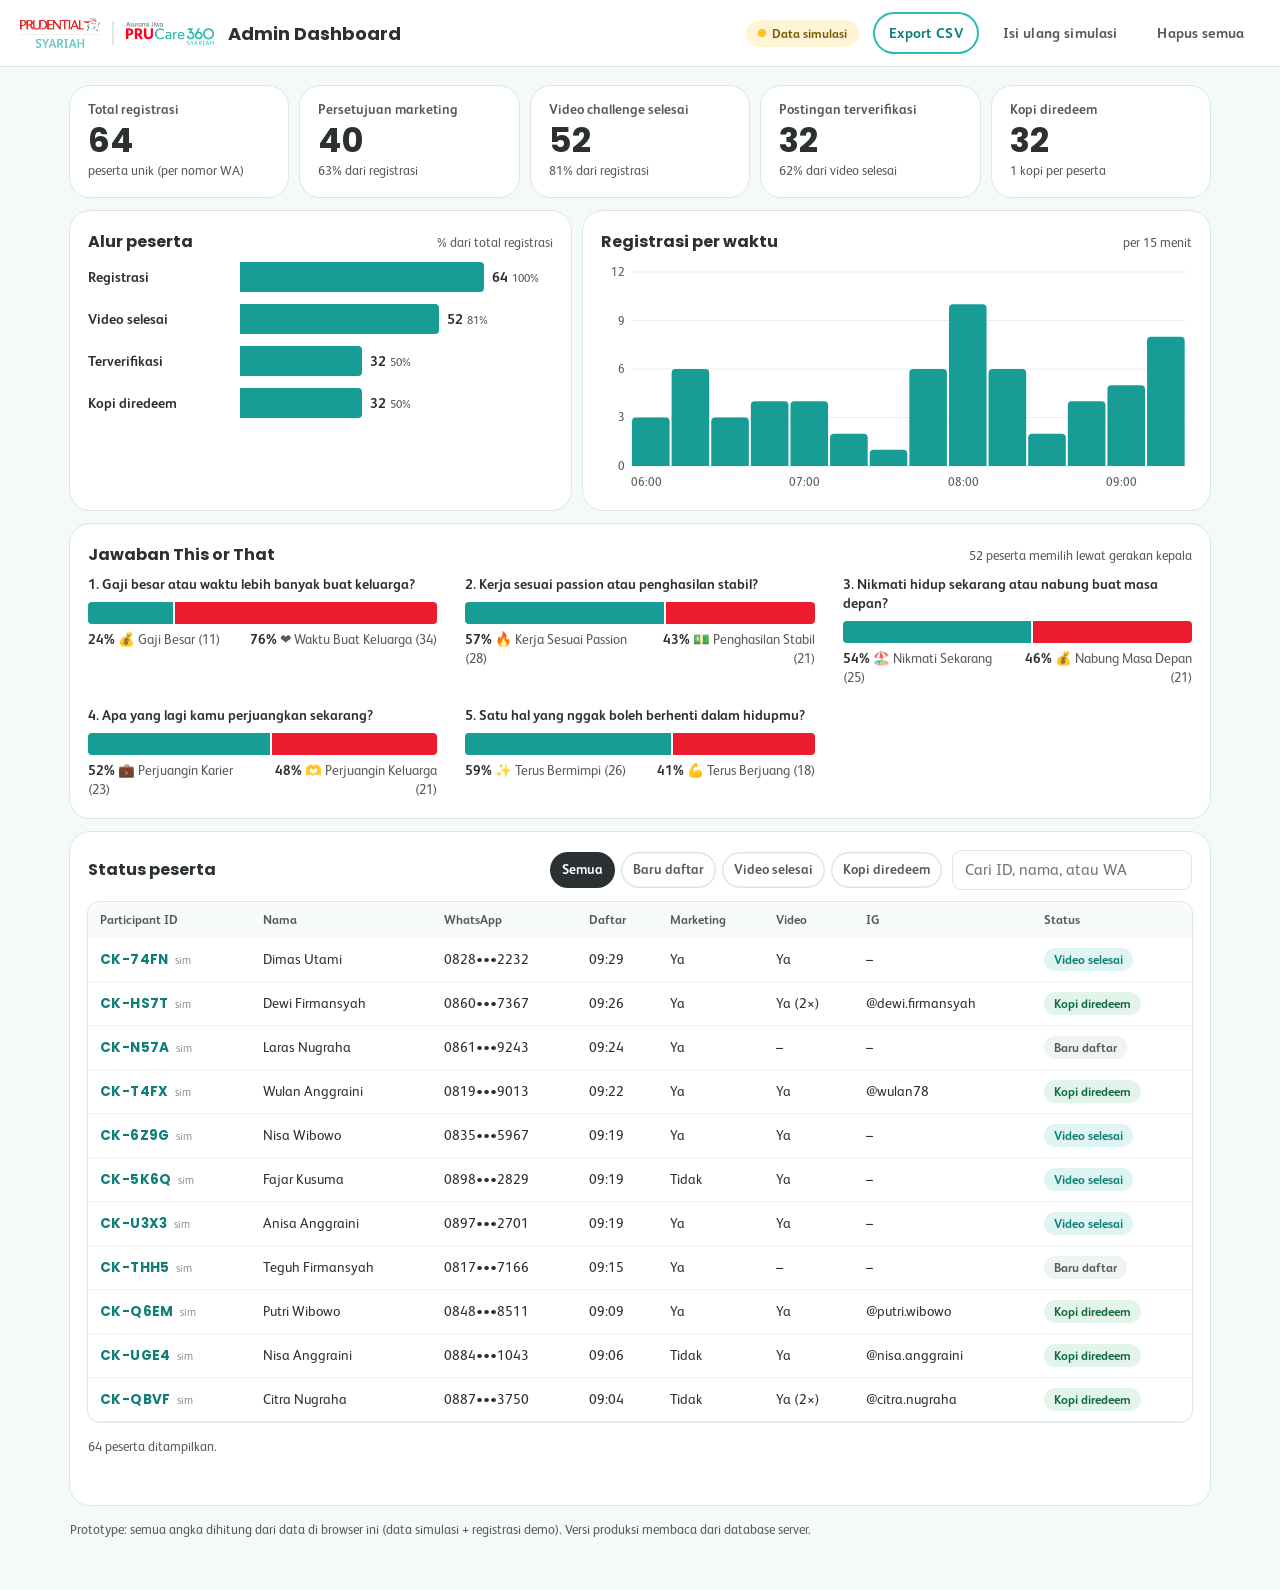
<file: admin.html>
<!DOCTYPE html>
<html lang="id">
<head>
  <meta charset="utf-8">
  <meta name="viewport" content="width=device-width, initial-scale=1">
  <title>Admin Dashboard | Cerita Kita</title>
  <link rel="stylesheet" href="css/tokens.css">
  <link rel="stylesheet" href="css/dashboard.css">
</head>
<body>
<header class="topbar">
  <span class="logos"><img src="assets/logo-psla.png" alt="Prudential Syariah"><i></i><img src="assets/logo-prucare360-syariah.png" alt="PRUCare360 Syariah"></span>
  <h1>Admin Dashboard</h1>
  <span class="mode-pill">Data simulasi</span>
  <div class="toolbar">
    <button class="btn btn-secondary btn-sm" id="btnCsv" type="button">Export CSV</button>
    <button class="btn btn-quiet btn-sm" id="btnReseed" type="button">Isi ulang simulasi</button>
    <button class="btn btn-quiet btn-sm" id="btnClear" type="button">Hapus semua</button>
  </div>
</header>

<main class="wrap">
  <section class="kpis" aria-label="Ringkasan">
    <div class="card kpi"><p class="lbl">Total registrasi</p><p class="val" id="kTotal">0</p><p class="sub" id="kTotalSub"></p></div>
    <div class="card kpi"><p class="lbl">Persetujuan marketing</p><p class="val" id="kMkt">0</p><p class="sub" id="kMktSub"></p></div>
    <div class="card kpi"><p class="lbl">Video challenge selesai</p><p class="val" id="kVid">0</p><p class="sub" id="kVidSub"></p></div>
    <div class="card kpi"><p class="lbl">Postingan terverifikasi</p><p class="val" id="kVer">0</p><p class="sub" id="kVerSub"></p></div>
    <div class="card kpi"><p class="lbl">Kopi diredeem</p><p class="val" id="kRed">0</p><p class="sub" id="kRedSub"></p></div>
  </section>

  <section class="charts">
    <div class="card">
      <div class="chart-head"><h2>Alur peserta</h2><p>% dari total registrasi</p></div>
      <div class="funnel" id="funnel"></div>
    </div>
    <div class="card">
      <div class="chart-head"><h2>Registrasi per waktu</h2><p id="binNote"></p></div>
      <div class="colchart" id="colchart"><div class="tip" id="tip" hidden></div></div>
    </div>
  </section>

  <section class="card" style="margin-bottom:14px">
    <div class="chart-head"><h2>Jawaban This or That</h2><p id="ansNote"></p></div>
    <div class="answers" id="answers"></div>
  </section>

  <section class="card">
    <div class="table-head">
      <h2>Status peserta</h2>
      <div class="filters" id="filters">
        <button type="button" data-f="all" aria-pressed="true">Semua</button>
        <button type="button" data-f="registered" aria-pressed="false">Baru daftar</button>
        <button type="button" data-f="video" aria-pressed="false">Video selesai</button>
        <button type="button" data-f="redeemed" aria-pressed="false">Kopi diredeem</button>
      </div>
      <input type="search" id="tq" placeholder="Cari ID, nama, atau WA" aria-label="Cari peserta">
    </div>
    <div class="table-wrap">
      <table>
        <thead><tr><th>Participant ID</th><th>Nama</th><th>WhatsApp</th><th>Daftar</th><th>Marketing</th><th>Video</th><th>IG</th><th>Status</th></tr></thead>
        <tbody id="tbody"></tbody>
      </table>
    </div>
    <p class="foot" id="tfoot"></p>
  </section>
  <p class="foot">Prototype: semua angka dihitung dari data di browser ini (data simulasi + registrasi demo). Versi produksi membaca dari database server.</p>
</main>
<div class="toast" id="toast" role="status" aria-live="polite"></div>

<script src="js/config.js"></script>
<script src="js/store.js"></script>
<script src="js/admin.js"></script>
</body>
</html>
</file>
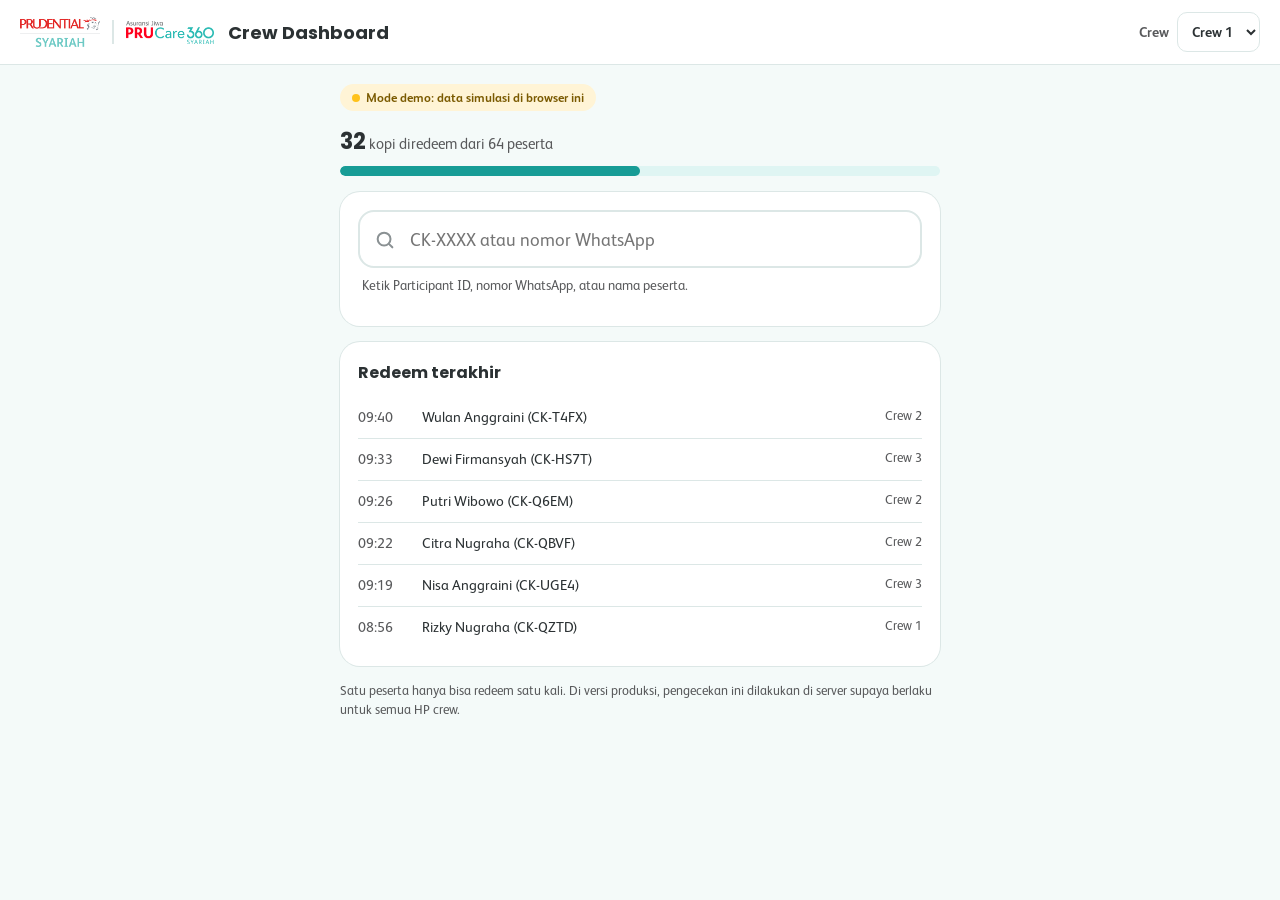
<file: crew.html>
<!DOCTYPE html>
<html lang="id">
<head>
  <meta charset="utf-8">
  <meta name="viewport" content="width=device-width, initial-scale=1, viewport-fit=cover">
  <title>Crew Dashboard | Cerita Kita</title>
  <link rel="stylesheet" href="css/tokens.css">
  <link rel="stylesheet" href="css/dashboard.css">
</head>
<body>
<header class="topbar">
  <span class="logos"><img src="assets/logo-psla.png" alt="Prudential Syariah"><i></i><img src="assets/logo-prucare360-syariah.png" alt="PRUCare360 Syariah"></span>
  <h1>Crew Dashboard</h1>
  <label class="crew-select">Crew
    <select id="crewName"><option>Crew 1</option><option>Crew 2</option><option>Crew 3</option><option>Crew 4</option></select>
  </label>
</header>

<main class="wrap crew">
  <p class="mode-pill" style="margin-bottom:14px">Mode demo: data simulasi di browser ini</p>

  <div class="progress-strip">
    <p><b id="redeemCount">0</b> kopi diredeem dari <span id="regCount">0</span> peserta</p>
    <div class="bar" aria-hidden="true"><i id="redeemBar" style="width:0"></i></div>
  </div>

  <section class="card">
    <label class="search" for="q">
      <span class="sr-only">Cari peserta</span>
      <svg viewBox="0 0 24 24" fill="none" stroke="currentColor" stroke-width="2.2" stroke-linecap="round"><circle cx="11" cy="11" r="7"/><path d="m20 20-3.5-3.5"/></svg>
      <input id="q" type="search" placeholder="CK-XXXX atau nomor WhatsApp" autocomplete="off" autocapitalize="characters" enterkeyhint="search">
    </label>
    <p class="hint">Ketik Participant ID, nomor WhatsApp, atau nama peserta.</p>
    <div class="results" id="results"></div>
  </section>

  <section class="card detail" id="detail" hidden aria-live="polite"></section>

  <section class="card" style="margin-top:16px">
    <h2>Redeem terakhir</h2>
    <ul class="log" id="log"></ul>
  </section>
  <p class="foot">Satu peserta hanya bisa redeem satu kali. Di versi produksi, pengecekan ini dilakukan di server supaya berlaku untuk semua HP crew.</p>
</main>

<div class="dialog" id="confirm" hidden role="dialog" aria-modal="true" aria-labelledby="cTitle">
  <div class="dialog-card">
    <h3 id="cTitle">Berikan kopi?</h3>
    <p id="cBody"></p>
    <div class="dialog-actions">
      <button class="btn btn-secondary btn-sm" id="cNo" type="button">Batal</button>
      <button class="btn btn-primary btn-sm" id="cYes" type="button">Ya, redeem</button>
    </div>
  </div>
</div>
<div class="toast" id="toast" role="status" aria-live="polite"></div>

<script src="js/config.js"></script>
<script src="js/store.js"></script>
<script src="js/crew.js"></script>
</body>
</html>
</file>
<file: css/tokens.css>
/* =========================================================
   Cerita Kita, #LanjutTanpaJeda — design tokens & base
   Dipakai oleh: index.html, crew.html, admin.html
   ========================================================= */

/* --- Fonts (self-hosted, tidak butuh internet) --- */
@font-face { font-family: "FS Albert"; src: url("../fonts/fs-albert-light.woff2") format("woff2"); font-weight: 300; font-display: swap; }
@font-face { font-family: "FS Albert"; src: url("../fonts/fs-albert-regular.woff2") format("woff2"); font-weight: 400; font-display: swap; }
@font-face { font-family: "FS Albert"; src: url("../fonts/fs-albert-bold.woff2") format("woff2"); font-weight: 700; font-display: swap; }
@font-face { font-family: "FS Albert"; src: url("../fonts/fs-albert-extrabold.woff2") format("woff2"); font-weight: 800; font-display: swap; }
@font-face { font-family: "Chewy"; src: url("../fonts/chewy-regular.woff2") format("woff2"); font-weight: 400; font-display: swap; }
@font-face { font-family: "Poppins"; src: url("../fonts/poppins-600.woff2") format("woff2"); font-weight: 600; font-display: swap; }
@font-face { font-family: "Poppins"; src: url("../fonts/poppins-700.woff2") format("woff2"); font-weight: 700; font-display: swap; }
@font-face { font-family: "Poppins"; src: url("../fonts/poppins-800.woff2") format("woff2"); font-weight: 800; font-display: swap; }

:root {
  /* Warna diambil dari artwork & logo asli */
  --red: #EC1B2E;          /* merah campaign / aksen tombol utama */
  --red-press: #C3101F;
  --teal: #2AB9B3;         /* turquoise/mint cerah (artwork) */
  --teal-strong: #179C96;  /* turquoise untuk teks kecil di atas putih */
  --teal-text: #0F7E79;    /* hanya untuk teks kecil yang butuh kontras */
  --mint: #DFF5F3;         /* turquoise muda */
  --mint-2: #BFEAE6;
  --sun: #FFC21A;          /* aksen "spark" dari KV */
  --ink: #2B3133;
  --grey: #58595B;         /* abu logo */
  --grey-2: #8A9193;
  --line: #DCE7E6;
  --white: #FFFFFF;
  --ok: #179C5A;

  --font-play: "Chewy", "Poppins", system-ui, sans-serif;   /* pertanyaan, headline playful */
  --font-title: "Poppins", system-ui, sans-serif;           /* judul, angka, ID */
  --font-ui: "FS Albert", system-ui, -apple-system, "Segoe UI", sans-serif; /* form, tombol, info */

  --r-lg: 24px;
  --r-md: 16px;
  --r-sm: 12px;
}

* { box-sizing: border-box; margin: 0; padding: 0; }
html, body { height: 100%; }
body {
  font-family: var(--font-ui);
  font-size: 16px;
  line-height: 1.45;
  color: var(--ink);
  background: var(--white);
  -webkit-font-smoothing: antialiased;
  -webkit-tap-highlight-color: transparent;
}
button, input, select, textarea { font: inherit; color: inherit; }
button { cursor: pointer; border: 0; background: none; }
img { display: block; max-width: 100%; }
:focus-visible { outline: 3px solid var(--sun); outline-offset: 2px; border-radius: 6px; }
.sr-only { position: absolute !important; width: 1px; height: 1px; overflow: hidden; clip: rect(0 0 0 0); white-space: nowrap; }

/* --- Buttons --- */
.btn {
  display: inline-flex; align-items: center; justify-content: center; gap: 10px;
  min-height: 54px; padding: 0 26px; border-radius: 999px;
  font: 700 17px/1 var(--font-ui); letter-spacing: .01em;
  transition: transform .08s ease, box-shadow .08s ease, background-color .15s ease, opacity .15s;
  user-select: none;
}
.btn svg { width: 20px; height: 20px; flex: none; }
.btn-primary { background: var(--red); color: #fff; box-shadow: 0 4px 0 var(--red-press); }
.btn-primary:active { transform: translateY(3px); box-shadow: 0 1px 0 var(--red-press); }
.btn-secondary { background: #fff; color: var(--teal-text); box-shadow: inset 0 0 0 2px var(--teal); }
.btn-secondary:active { background: var(--mint); }
.btn-quiet { min-height: 44px; padding: 0 14px; color: var(--grey); font-weight: 700; }
.btn-block { width: 100%; }
.btn[disabled] { opacity: .45; cursor: not-allowed; box-shadow: none; transform: none; }

/* --- Form fields --- */
.field { display: block; }
.field-label { display: block; font: 700 14px/1.2 var(--font-ui); color: var(--ink); margin: 0 0 6px 4px; }
.field-input {
  width: 100%; height: 52px; padding: 0 16px; border-radius: var(--r-sm);
  background: #fff; border: 1.5px solid var(--line); font-size: 16px; /* 16px = iOS tidak auto-zoom */
  transition: border-color .15s, box-shadow .15s;
}
.field-input::placeholder { color: #A9B2B3; }
.field-input:focus { outline: none; border-color: var(--teal); box-shadow: 0 0 0 4px rgba(42,185,179,.18); }
.field.invalid .field-input { border-color: var(--red); }
.field-error { min-height: 0; font-size: 13px; color: var(--red); margin: 4px 0 0 4px; }
.field-error:empty { display: none; }

.check { display: flex; gap: 10px; align-items: flex-start; font-size: 14px; line-height: 1.4; color: var(--grey); cursor: pointer; }
.check input { appearance: none; -webkit-appearance: none; flex: none; width: 22px; height: 22px; margin-top: 1px; border-radius: 7px; border: 2px solid var(--grey-2); background: #fff; display: grid; place-items: center; transition: background .15s, border-color .15s; }
.check input:checked { background: var(--teal); border-color: var(--teal); }
.check input:checked::after { content: ""; width: 6px; height: 11px; border: solid #fff; border-width: 0 2.5px 2.5px 0; transform: translateY(-1px) rotate(45deg); }
.check.invalid input { border-color: var(--red); }
.link { color: var(--teal-text); font-weight: 700; text-decoration: underline; text-underline-offset: 2px; }

/* --- Toast --- */
.toast { position: absolute; left: 50%; bottom: 24px; z-index: 90; transform: translate(-50%, 20px); opacity: 0; pointer-events: none;
  background: var(--ink); color: #fff; padding: 12px 18px; border-radius: 14px; font-size: 14px; font-weight: 700; max-width: calc(100% - 32px); text-align: center; transition: opacity .2s, transform .2s; }
.toast.show { opacity: 1; transform: translate(-50%, 0); }

@media (prefers-reduced-motion: reduce) {
  *, *::before, *::after { animation-duration: .01ms !important; animation-iteration-count: 1 !important; transition-duration: .01ms !important; }
}
</file>
<file: css/dashboard.css>
/* =========================================================
   Crew & Admin dashboard
   ========================================================= */
body { background: #F4FAF9; }
.topbar { position: sticky; top: 0; z-index: 20; display: flex; align-items: center; gap: 14px; flex-wrap: wrap; padding: 12px 20px; padding-top: calc(12px + env(safe-area-inset-top)); background: #fff; box-shadow: 0 1px 0 var(--line); }
.topbar .logos { display: flex; align-items: center; gap: 12px; }
.topbar .logos img:first-child { height: 30px; width: auto; }
.topbar .logos img:last-child { height: 23px; width: auto; }
.topbar .logos i { width: 1.5px; height: 24px; background: var(--line); }
.topbar h1 { font: 700 18px var(--font-title); color: var(--ink); margin-right: auto; }
.mode-pill { display: inline-flex; align-items: center; gap: 6px; padding: 6px 12px; border-radius: 999px; background: #FFF4D6; color: #7A5A00; font: 700 12.5px var(--font-ui); }
.mode-pill::before { content: ""; width: 8px; height: 8px; border-radius: 50%; background: var(--sun); }
.wrap { max-width: 1180px; margin: 0 auto; padding: 20px; }
.card { background: #fff; border-radius: 20px; box-shadow: 0 0 0 1px var(--line); padding: 18px; }
.card h2 { font: 700 16px var(--font-title); color: var(--ink); margin-bottom: 12px; }
.muted { color: var(--grey); }
.small { font-size: 13px; }
.btn-sm { min-height: 42px; padding: 0 16px; font-size: 14.5px; }
.chip { display: inline-flex; align-items: center; gap: 6px; padding: 4px 10px; border-radius: 999px; font: 700 12.5px var(--font-ui); white-space: nowrap; background: #EEF3F3; color: var(--grey); }
.chip svg { width: 13px; height: 13px; }
.chip.video { background: var(--mint); color: var(--teal-text); }
.chip.verified, .chip.redeemed { background: #E3F5EA; color: #11683D; }
.chip.registered { background: #EEF3F3; color: var(--grey); }

/* ---------- Crew ---------- */
.crew { max-width: 640px; }
.crew-select { display: flex; align-items: center; gap: 8px; font: 700 14px var(--font-ui); color: var(--grey); }
.crew-select select { height: 40px; padding: 0 10px; border-radius: 10px; border: 1.5px solid var(--line); background: #fff; font-weight: 700; color: var(--ink); }
.progress-strip { display: grid; gap: 8px; margin-bottom: 16px; }
.progress-strip p { font-size: 15px; color: var(--grey); }
.progress-strip p b { font: 700 22px var(--font-title); color: var(--ink); }
.bar { height: 10px; border-radius: 5px; background: var(--mint); overflow: hidden; }
.bar i { display: block; height: 100%; border-radius: 5px; background: var(--teal-strong); transition: width .3s; }
.search { position: relative; }
.search svg { position: absolute; left: 16px; top: 50%; width: 22px; height: 22px; transform: translateY(-50%); color: var(--grey-2); }
.search input { width: 100%; height: 58px; padding: 0 16px 0 50px; border-radius: 16px; border: 2px solid var(--line); font-size: 18px; background: #fff; }
.search input:focus { outline: none; border-color: var(--teal); box-shadow: 0 0 0 4px rgba(42,185,179,.18); }
.hint { margin: 8px 4px 0; font-size: 13.5px; color: var(--grey); }
.results { display: grid; gap: 8px; margin-top: 12px; }
.result { display: grid; grid-template-columns: 1fr auto; gap: 4px 12px; align-items: center; width: 100%; text-align: left; padding: 14px 16px; border-radius: 16px; background: #fff; box-shadow: 0 0 0 1.5px var(--line); }
.result:hover, .result:focus-visible { box-shadow: 0 0 0 2px var(--teal); }
.result b { font: 700 16px var(--font-ui); }
.result small { grid-column: 1; font-size: 13.5px; color: var(--grey); }
.result .chip { grid-row: 1 / span 2; grid-column: 2; }
.empty-res { padding: 18px; text-align: center; color: var(--grey); }

.detail { margin-top: 16px; }
.detail[hidden] { display: none; }
.d-head { display: flex; justify-content: space-between; align-items: flex-start; gap: 12px; margin-bottom: 14px; }
.d-head h2 { font: 700 21px/1.2 var(--font-title); margin: 0 0 4px; }
.d-head > div:first-child { min-width: 0; }
.d-id { flex: none; white-space: nowrap; font: 700 26px var(--font-title); letter-spacing: .05em; color: var(--teal-text); }
.d-meta { font-size: 14px; color: var(--grey); }
.timeline { list-style: none; display: grid; gap: 0; margin: 4px 0 16px; }
.timeline li { position: relative; display: grid; grid-template-columns: 28px 1fr auto; gap: 12px; align-items: center; padding: 8px 0; font-size: 15px; }
.timeline li::before { content: ""; position: absolute; left: 13px; top: -8px; height: 16px; width: 2px; background: var(--line); }
.timeline li:first-child::before { display: none; }
.timeline .dot { width: 28px; height: 28px; border-radius: 50%; display: grid; place-items: center; background: #EEF3F3; color: var(--grey-2); }
.timeline .dot svg { width: 15px; height: 15px; }
.timeline li.done .dot { background: var(--teal-strong); color: #fff; }
.timeline li.done.final .dot { background: var(--ok); }
.timeline time { font-size: 13.5px; color: var(--grey); font-variant-numeric: tabular-nums; }
.verify { display: grid; gap: 10px; padding: 16px; border-radius: 16px; background: var(--mint); }
.verify h3 { font: 700 15.5px var(--font-title); }
.verify .check { color: var(--ink); font-size: 15px; }
.notice { padding: 14px 16px; border-radius: 14px; font-size: 14.5px; line-height: 1.45; }
.notice.warn { background: #FFF4D6; color: #6B4F00; }
.notice.stop { background: #FDE8EA; color: #8E0F1B; }
.notice.ok { background: #E3F5EA; color: #0E5A34; }
.notice b { display: block; font: 700 16px var(--font-title); margin-bottom: 2px; }
.success { display: grid; justify-items: center; gap: 8px; padding: 24px 12px; text-align: center; }
.success .big { width: 76px; height: 76px; border-radius: 50%; display: grid; place-items: center; background: var(--ok); color: #fff; animation: pop .45s cubic-bezier(.2,1.6,.4,1); }
.success .big svg { width: 40px; height: 40px; }
.success h3 { font: 700 20px var(--font-title); }
@keyframes pop { from { transform: scale(.4); opacity: 0; } to { transform: none; opacity: 1; } }
.log { list-style: none; display: grid; gap: 0; }
.log li { display: grid; grid-template-columns: 54px 1fr auto; gap: 10px; padding: 10px 0; border-top: 1px solid var(--line); font-size: 14.5px; }
.log li:first-child { border-top: 0; }
.log time { color: var(--grey); font-variant-numeric: tabular-nums; }
.log span:last-child { color: var(--grey); font-size: 13px; }

.dialog { position: fixed; inset: 0; z-index: 50; display: grid; place-items: center; padding: 20px; background: rgba(23,40,42,.5); }
.dialog[hidden] { display: none; }
.dialog-card { width: 100%; max-width: 400px; padding: 22px; border-radius: 22px; background: #fff; }
.dialog-card h3 { font: 700 19px var(--font-title); margin-bottom: 6px; }
.dialog-card p { color: var(--grey); margin-bottom: 18px; }
.dialog-actions { display: grid; grid-template-columns: 1fr 1fr; gap: 10px; }
.toast { position: fixed; }

/* ---------- Admin ---------- */
.toolbar { display: flex; gap: 8px; flex-wrap: wrap; }
.kpis { display: grid; grid-template-columns: repeat(5, minmax(0, 1fr)); gap: 12px; margin-bottom: 14px; }
.kpi { padding: 16px 18px; }
.kpi .lbl { font: 700 13.5px var(--font-ui); color: var(--grey); }
.kpi .val { font: 700 34px/1.15 var(--font-title); color: var(--ink); font-variant-numeric: tabular-nums; margin: 4px 0 2px; }
.kpi .sub { font-size: 13px; color: var(--grey); }
.charts { display: grid; grid-template-columns: 1fr 1.25fr; gap: 12px; margin-bottom: 14px; }
.chart-head { display: flex; justify-content: space-between; align-items: baseline; gap: 10px; margin-bottom: 8px; }
.chart-head h2 { margin: 0; }
.chart-head p { font-size: 13px; color: var(--grey); }
.funnel { display: grid; gap: 12px; margin-top: 6px; }
.f-row { display: grid; grid-template-columns: 140px 1fr; gap: 12px; align-items: center; }
.f-row .name { font: 700 14px var(--font-ui); color: var(--ink); }
.f-track { position: relative; height: 30px; }
.f-fill { position: absolute; left: 0; top: 0; bottom: 0; background: var(--teal-strong); border-radius: 0 4px 4px 0; transition: width .4s; min-width: 2px; }
.f-row:hover .f-fill, .f-row:focus-within .f-fill { background: #128580; }
.f-val { position: absolute; top: 50%; transform: translateY(-50%); font: 700 14px var(--font-ui); color: var(--ink); white-space: nowrap; font-variant-numeric: tabular-nums; }
.f-val small { font-weight: 400; color: var(--grey); margin-left: 4px; }
.colchart { position: relative; }
.colchart svg { display: block; width: 100%; height: 230px; overflow: visible; }
.colchart .grid line { stroke: #E8EFEE; stroke-width: 1; }
.colchart .axis text { font: 12px var(--font-ui); fill: var(--grey); }
.colchart rect.col { fill: var(--teal-strong); }
.colchart rect.col.hover { fill: #128580; }
.colchart rect.hit { fill: transparent; cursor: default; }
.tip { position: absolute; z-index: 5; pointer-events: none; padding: 8px 10px; border-radius: 10px; background: #fff; box-shadow: 0 6px 20px rgba(0,0,0,.14), 0 0 0 1px var(--line); font-size: 13px; white-space: nowrap; transform: translate(-50%, -100%); }
.tip b { display: block; font: 700 16px var(--font-title); color: var(--ink); }
.tip span { color: var(--grey); }
.tip[hidden] { display: none; }
.answers { display: grid; grid-template-columns: repeat(auto-fit, minmax(320px, 1fr)); gap: 18px 28px; margin-top: 6px; }
.ans-q { font: 700 14px/1.35 var(--font-ui); color: var(--ink); margin-bottom: 8px; }
.ans-bar { display: flex; gap: 2px; height: 22px; }
.ans-bar span { min-width: 4px; }
.ans-bar .a { background: #179C96; border-radius: 4px 0 0 4px; }
.ans-bar .b { background: #EC1B2E; border-radius: 0 4px 4px 0; }
.ans-bar span:hover, .ans-bar span:focus-visible { filter: brightness(.88); }
.ans-labels { display: flex; justify-content: space-between; gap: 12px; margin-top: 6px; font-size: 13.5px; color: var(--grey); }
.ans-labels b { color: var(--ink); font-variant-numeric: tabular-nums; }
.ans-labels span:last-child { text-align: right; }
.table-head { display: flex; align-items: center; gap: 10px; flex-wrap: wrap; margin-bottom: 12px; }
.table-head h2 { margin: 0 auto 0 0; }
.table-head input { height: 40px; width: 240px; padding: 0 12px; border-radius: 10px; border: 1.5px solid var(--line); }
.filters { display: flex; gap: 6px; flex-wrap: wrap; }
.filters button { min-height: 36px; padding: 0 12px; border-radius: 999px; font: 700 13.5px var(--font-ui); color: var(--grey); box-shadow: inset 0 0 0 1.5px var(--line); background: #fff; }
.filters button[aria-pressed="true"] { background: var(--ink); color: #fff; box-shadow: none; }
.table-wrap { overflow: auto; max-height: 520px; border-radius: 12px; box-shadow: 0 0 0 1px var(--line); }
table { width: 100%; border-collapse: collapse; font-size: 14px; }
th, td { padding: 10px 12px; text-align: left; white-space: nowrap; }
th { position: sticky; top: 0; background: #F7FBFA; font: 700 12.5px var(--font-ui); color: var(--grey); box-shadow: 0 1px 0 var(--line); }
td { border-top: 1px solid #EEF3F3; }
td.num { font-variant-numeric: tabular-nums; }
td .id { font: 700 13.5px var(--font-title); letter-spacing: .03em; color: var(--teal-text); }
.sim-tag { font-size: 11px; color: var(--grey-2); margin-left: 6px; }
.foot { margin: 16px 0 30px; font-size: 13px; color: var(--grey); }

@media (max-width: 980px) {
  .kpis { grid-template-columns: repeat(2, minmax(0, 1fr)); }
  .kpis .kpi:first-child { grid-column: 1 / -1; }
  .charts { grid-template-columns: 1fr; }
}
@media (max-width: 520px) {
  .wrap { padding: 14px; }
  .topbar { padding-left: 14px; padding-right: 14px; }
  .f-row { grid-template-columns: 1fr; gap: 4px; }
  .table-head input { width: 100%; }
}
</file>
